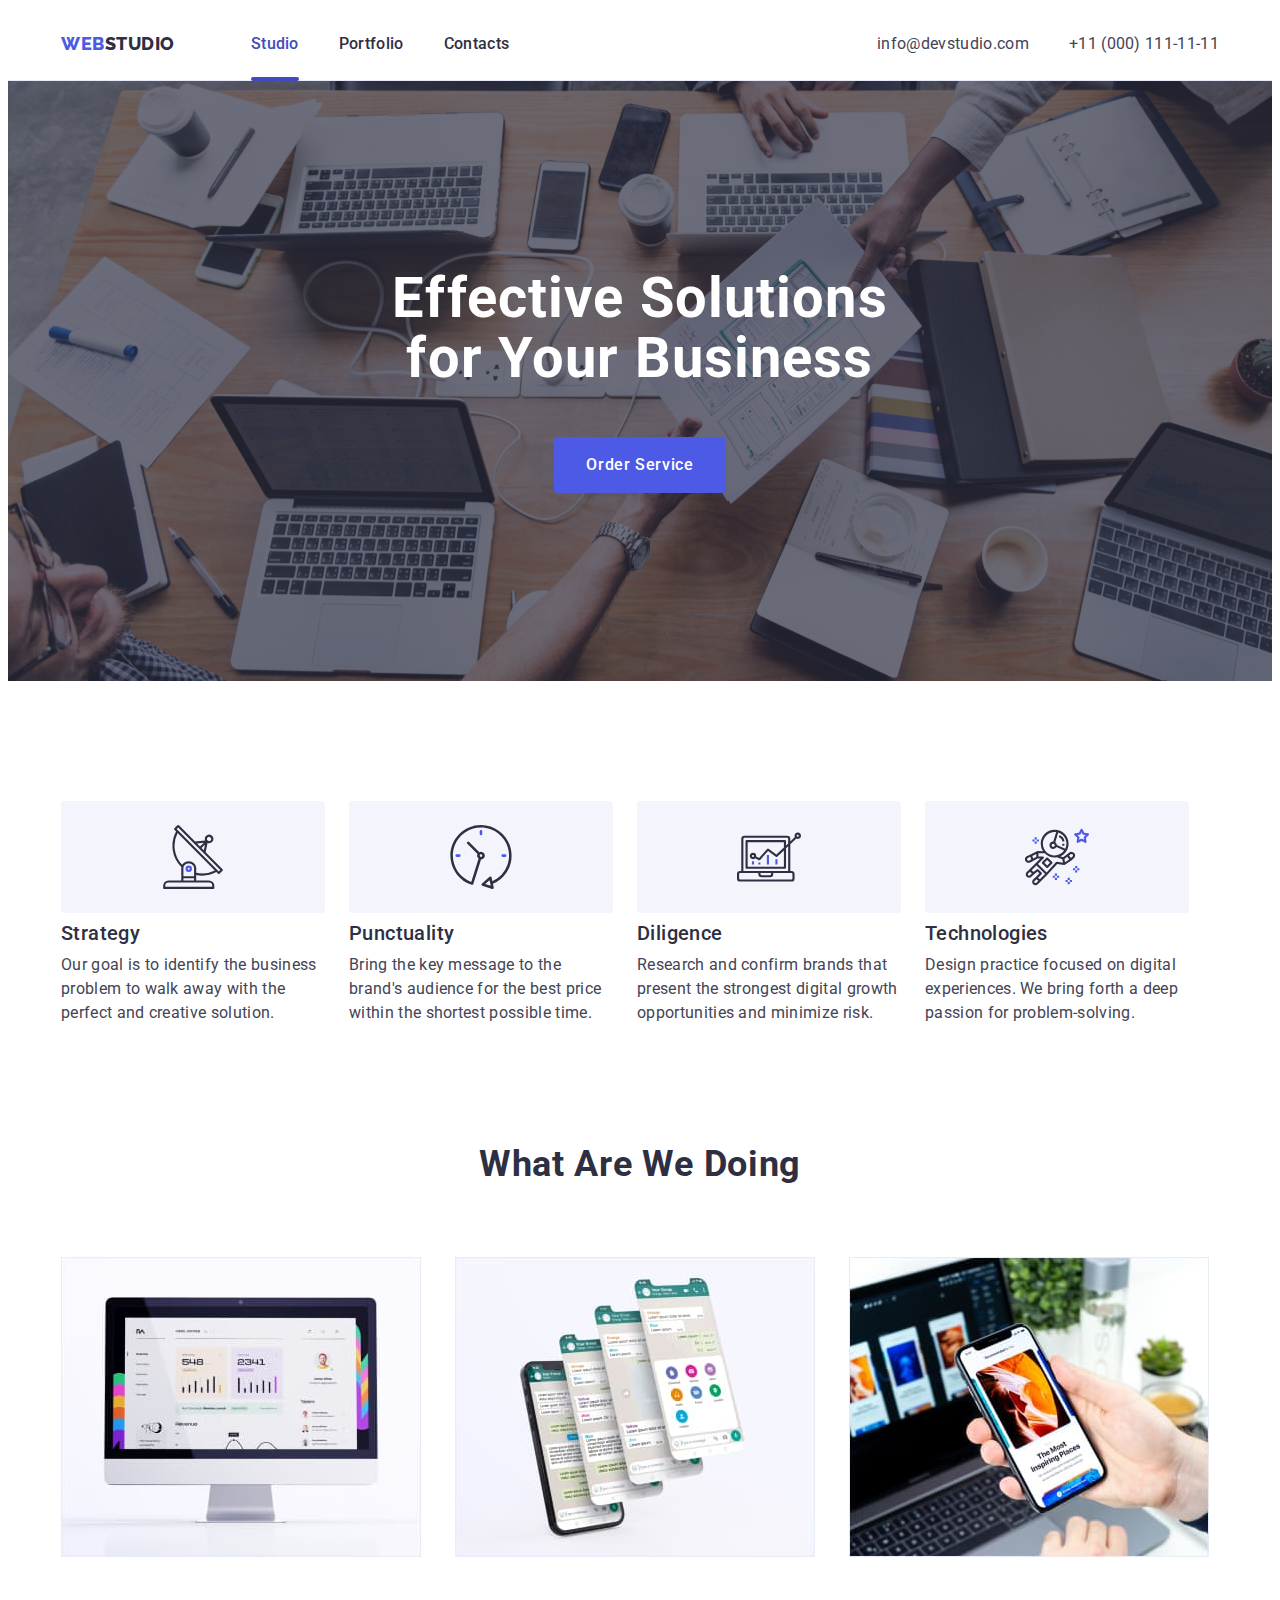
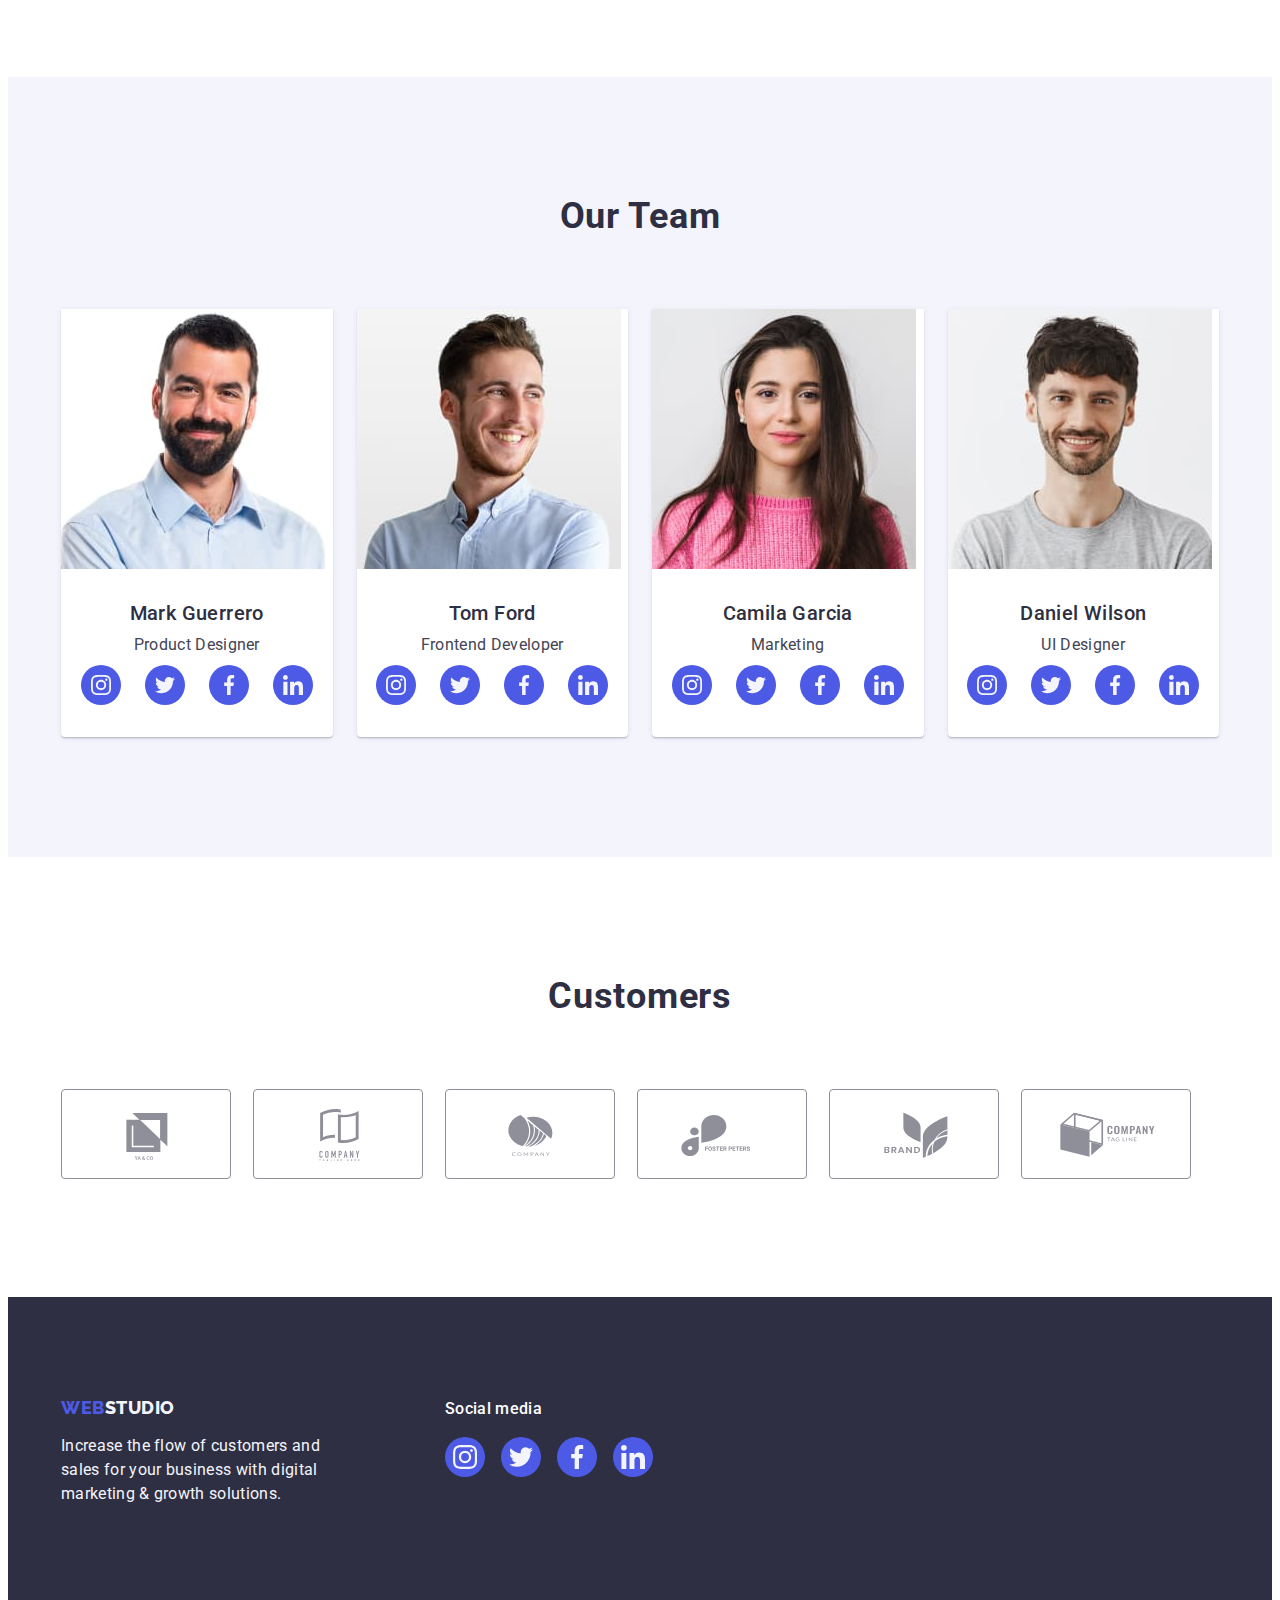
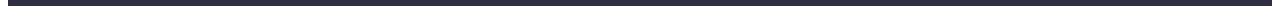
<file: index.html>
<!DOCTYPE html>
<html lang="en">
<head>
    <meta charset="UTF-8">
    <meta http-equiv="X-UA-Compatible" content="IE=edge">
    <meta name="viewport" content="width=device-width, initial-scale=1.0">
    <title>Main Page</title>
    <link rel="preconnect" href="https://fonts.googleapis.com">
    <link rel="preconnect" href="https://fonts.gstatic.com" crossorigin>
    <link href="https://fonts.googleapis.com/css2?family=Raleway:wght@800&family=Roboto:wght@400;500;700&display=swap" rel="stylesheet">
    <link rel="stylesheet" href="https://cdnjs.cloudflare.com/ajax/libs/modern-normalize/1.1.0/modern-normalize.min.css" integrity="sha512-wpPYUAdjBVSE4KJnH1VR1HeZfpl1ub8YT/NKx4PuQ5NmX2tKuGu6U/JRp5y+Y8XG2tV+wKQpNHVUX03MfMFn9Q==" crossorigin="anonymous" referrerpolicy="no-referrer" />
    <link rel="stylesheet" href="./css/styles.css" />
</head>
<body>
    <!-- HEADER -->
    <header class="page-header">
        <div class="page-header-container container">
            <nav class="page-nav">
                <a class="header-logotype logotype link" href="./index.html">Web<span class="logotype-second-color-dark">Studio</span></a>
                <ul class="menu list">
                    <li class="menu-item"><a class="menu-link link current" href="./index.html">Studio</a></li>
                    <li class="menu-item"><a class="menu-link link" href="./portfolio.html">Portfolio</a></li>
                    <li class="menu-item"><a class="menu-link link" href="">Contacts</a></li>
                </ul>
            </nav>
            <address class="address">
                <ul class="contact-address list">
                    <li class="contact-item"><a class="contact contact-mail link" href="mailto:info@devstudio.com">info@devstudio.com</a></li>
                    <li class="contact-item"><a class="contact link" href="tel:+110001111111">+11 (000) 111-11-11</a></li>
                </ul>
            </address>
        </div>
    </header>
    <main>
        <!-- HERO -->
        <section class="hero">
            <div class="container">
                <h1 class="hero-title">Effective Solutions for Your Business</h1>
                <button class="hero-modal-btn modal-btn" type="button" data-modal-open>Order Service</button>
            </div>
        </section>
        <!-- ADVANTAGES -->
        <section class="advantages">
            <div class="container">
                <h2 class="advantages-headline visually-hidden">Examples of solutions</h2>
                <ul class="advantages-list list">
                    <li class="advantages-item">
                        <div class="adventages-icon-container">
                            <svg class="adventages-icon" width="64" height="64">
                                <use href="./images/icons.svg#antenna"></use>
                            </svg>
                        </div>
                        <h3 class="advantages-title title">Strategy</h3>
                        <p class="advantages-description description">Our goal is to identify the business
                            problem to walk away with the perfect and creative solution. </p>
                    </li>
                    <li class="advantages-item">
                        <div class="adventages-icon-container">
                            <svg class="adventages-icon" width="64" height="64">
                                <use href="./images/icons.svg#clock"></use>
                            </svg>
                        </div>
                        <h3 class="advantages-title title">Punctuality</h3>
                        <p class="advantages-description description">Bring the key message to the brand's audience for the best price within the shortest possible time.</p>
                    </li>
                    <li class="advantages-item">
                        <div class="adventages-icon-container">
                            <svg class="adventages-icon" width="64" height="64">
                                <use href="./images/icons.svg#diagram"></use>
                            </svg>
                        </div>
                        <h3 class="advantages-title title">Diligence</h3>
                        <p class="advantages-description description">Research and confirm brands that present the strongest digital growth opportunities and minimize risk.</p>
                    </li>
                    <li class="advantages-item">
                        <div class="adventages-icon-container">
                            <svg class="adventages-icon" width="64" height="64">
                                <use href="./images/icons.svg#astronaut"></use>
                            </svg>
                        </div>
                        <h3 class="advantages-title title">Technologies</h3>
                        <p class="advantages-description description">Design practice focused on digital experiences. We bring forth a deep passion for problem-solving.</p>
                    </li>
                </ul>
            </div>
        </section>
        <!-- DOING -->
        <section class="doing section">
            <div class="container">
                <h2 class="doing-title headline">What are we doing</h2>
                <ul class="doing-list list">
                    <li class=doing-item><img src="./images/photo1.jpg" alt="laptop" width="360"></li>
                    <li class=doing-item><img src="./images/photo2.jpg" alt="phone" width="360"></li>
                    <li class=doing-item><img src="./images/photo3.jpg" alt="laptop and phone" width="360"></li>
                </ul>
            </div>
        </section>
        <!-- TEAM -->
        <section class="team section">
            <div class="container">
                <h2 class="team-title headline">Our Team</h2>
                <ul class="team-list list">
                    <li class="team-item">
                        <img src="./images/person1.jpg" alt="person" width="264">
                        <div class="team-text-container">
                            <h3 class="team-title title">Mark Guerrero</h3>
                            <p class="team-description description">Product Designer</p>
                            <ul class="social-list list">
                                <li class="social-list-item">
                                    <a href="" class="social-list-link">
                                        <svg class="social-list-icon" width="20" height="20">
                                            <use href="./images/icons.svg#instagram"></use>
                                        </svg>
                                    </a>
                                </li>
                                <li class="social-list-item">
                                    <a href="" class="social-list-link">
                                        <svg class="social-list-icon" width="20" height="20">
                                            <use href="./images/icons.svg#twitter"></use>
                                        </svg>
                                    </a>
                                </li>
                                <li class="social-list-item">
                                    <a href="" class="social-list-link">
                                        <svg class="social-list-icon" width="20" height="20">
                                            <use href="./images/icons.svg#facebook"></use>
                                        </svg>
                                    </a>
                                </li>
                                <li class="social-list-item">
                                    <a href="" class="social-list-link">
                                        <svg class="social-list-icon" width="20" height="20">
                                            <use href="./images/icons.svg#linkedin"></use>
                                        </svg>
                                    </a>
                                </li>
                            </ul>
                        </div>
                    </li>
                    <li class="team-item">
                        <img src="./images/person2.jpg" alt="person" width="264">
                        <div class="team-text-container">
                            <h3 class="team-title title">Tom Ford</h3>
                            <p class="team-description description">Frontend Developer</p>
                            <ul class="social-list list">
                                <li class="social-list-item">
                                    <a href="" class="social-list-link">
                                        <svg class="social-list-icon" width="20" height="20">
                                            <use href="./images/icons.svg#instagram"></use>
                                        </svg>
                                    </a>
                                </li>
                                <li class="social-list-item">
                                    <a href="" class="social-list-link">
                                        <svg class="social-list-icon" width="20" height="20">
                                            <use href="./images/icons.svg#twitter"></use>
                                        </svg>
                                    </a>
                                </li>
                                <li class="social-list-item">
                                    <a href="" class="social-list-link">
                                        <svg class="social-list-icon" width="20" height="20">
                                            <use href="./images/icons.svg#facebook"></use>
                                        </svg>
                                    </a>
                                </li>
                                <li class="social-list-item">
                                    <a href="" class="social-list-link">
                                        <svg class="social-list-icon" width="20" height="20">
                                            <use href="./images/icons.svg#linkedin"></use>
                                        </svg>
                                    </a>
                                </li>
                            </ul>
                        </div>
                    </li>
                    <li class="team-item">
                        <img src="./images/person3.jpg" alt="person" width="264">
                        <div class="team-text-container">
                            <h3 class="team-title title">Camila Garcia</h3>
                            <p class="team-description description">Marketing</p>
                            <ul class="social-list list">
                                <li class="social-list-item">
                                    <a href="" class="social-list-link">
                                        <svg class="social-list-icon" width="20" height="20">
                                            <use href="./images/icons.svg#instagram"></use>
                                        </svg>
                                    </a>
                                </li>
                                <li class="social-list-item">
                                    <a href="" class="social-list-link">
                                        <svg class="social-list-icon" width="20" height="20">
                                            <use href="./images/icons.svg#twitter"></use>
                                        </svg>
                                    </a>
                                </li>
                                <li class="social-list-item">
                                    <a href="" class="social-list-link">
                                        <svg class="social-list-icon" width="20" height="20">
                                            <use href="./images/icons.svg#facebook"></use>
                                        </svg>
                                    </a>
                                </li>
                                <li class="social-list-item">
                                    <a href="" class="social-list-link">
                                        <svg class="social-list-icon" width="20" height="20">
                                            <use href="./images/icons.svg#linkedin"></use>
                                        </svg>
                                    </a>
                                </li>
                            </ul>
                        </div>
                    </li>
                    <li class="team-item">
                        <img src="./images/person4.jpg" alt="person" width="264">
                        <div class="team-text-container">
                            <h3 class="team-title title">Daniel Wilson</h3>
                            <p class="team-description description">UI Designer</p>
                            <ul class="social-list list">
                                <li class="social-list-item">
                                    <a href="" class="social-list-link">
                                        <svg class="social-list-icon" width="20" height="20">
                                            <use href="./images/icons.svg#instagram"></use>
                                        </svg>
                                    </a>
                                </li>
                                <li class="social-list-item">
                                    <a href="" class="social-list-link">
                                        <svg class="social-list-icon" width="20" height="20">
                                            <use href="./images/icons.svg#twitter"></use>
                                        </svg>
                                    </a>
                                </li>
                                <li class="social-list-item">
                                    <a href="" class="social-list-link">
                                        <svg class="social-list-icon" width="20" height="20">
                                            <use href="./images/icons.svg#facebook"></use>
                                        </svg>
                                    </a>
                                </li>
                                <li class="social-list-item">
                                    <a href="" class="social-list-link">
                                        <svg class="social-list-icon" width="20" height="20">
                                            <use href="./images/icons.svg#linkedin"></use>
                                        </svg>
                                    </a>
                                </li>
                            </ul>
                        </div>
                    </li>
                </ul>
            </div>
        </section>
        <!-- CUSTOMERS -->
        <section class="customers section">
            <div class="container">
                <h2 class="customers-title headline">Customers</h2>
                <ul class="customers-list list">
                    <li class="customers-item">
                        <a href="" class="customers-link">
                            <svg class="customers-icon" width="104" height="56">
                                <use href="./images/icons.svg#yaco"></use>
                            </svg>
                        </a>
                    </li>
                    <li class="customers-item">
                        <a href="" class="customers-link">
                            <svg class="customers-icon" width="104" height="56">
                                <use href="./images/icons.svg#tagline"></use>
                            </svg>
                        </a>
                    </li>
                    <li class="customers-item">
                        <a href="" class="customers-link">
                            <svg class="customers-icon" width="104" height="56">
                                <use href="./images/icons.svg#company"></use>
                            </svg>
                        </a>
                    </li>
                    <li class="customers-item">
                        <a href="" class="customers-link">
                            <svg class="customers-icon" width="104" height="56">
                                <use href="./images/icons.svg#foster"></use>
                            </svg>
                        </a>
                    </li>
                    <li class="customers-item">
                        <a href="" class="customers-link">
                            <svg class="customers-icon" width="104" height="56">
                                <use href="./images/icons.svg#brand"></use>
                            </svg>
                        </a>
                    </li>
                    <li class="customers-item">
                        <a href="" class="customers-link">
                            <svg class="customers-icon" width="104" height="56">
                                <use href="./images/icons.svg#tag"></use>
                            </svg>
                        </a>
                    </li>
                </ul>
            </div>
        </section>
    </main>
    <!-- FOOTER -->
    <footer class="footer">
        <div class="footer-container container">
            <div class="footer-main-container">
                <a class="footer-logotype logotype link" href="./index.html">Web<span class="logotype-second-color-light">Studio</span></a>
                <p class="footer-description">Increase the flow of customers and sales for your business with digital marketing & growth solutions.</p>
            </div>
            <div class="footer-link-container">
            <h2 class="footer-title">Social media</h2>
            <ul class="footer-list list">
                <li class="footer-item">
                    <a href="" class="footer-link">
                        <svg class="footer-icon" width="24" height="24">
                            <use href="./images/icons.svg#instagram"></use>
                        </svg>
                    </a>
                </li>
                <li class="footer-item">
                    <a href="" class="footer-link">
                        <svg class="footer-icon" width="24" height="24">
                            <use href="./images/icons.svg#twitter"></use>
                        </svg>
                    </a>
                </li>
                <li class="footer-item">
                    <a href="" class="footer-link">
                        <svg class="footer-icon" width="24" height="24">
                            <use href="./images/icons.svg#facebook"></use>
                        </svg>
                    </a>
                </li>
                <li class="footer-item">
                    <a href="" class="footer-link">
                        <svg class="footer-icon" width="24" height="24">
                            <use href="./images/icons.svg#linkedin"></use>
                        </svg>
                    </a>
                </li>
            </ul>
        </div>
        </div>
    </footer>
    <div class="backdrop is-hidden" data-modal>
        <div class="modal">
            <button class="modal-close-btn" type="button" data-modal-close>
                <svg class="modal-close-btn-icon" width="8" height="8">
                    <use href="./images/icons.svg#close-btn"></use>
                </svg>
            </button>
        </div>
    </div>
    <script src="./js/modal.js"></script>
</body>
</html>
</file>
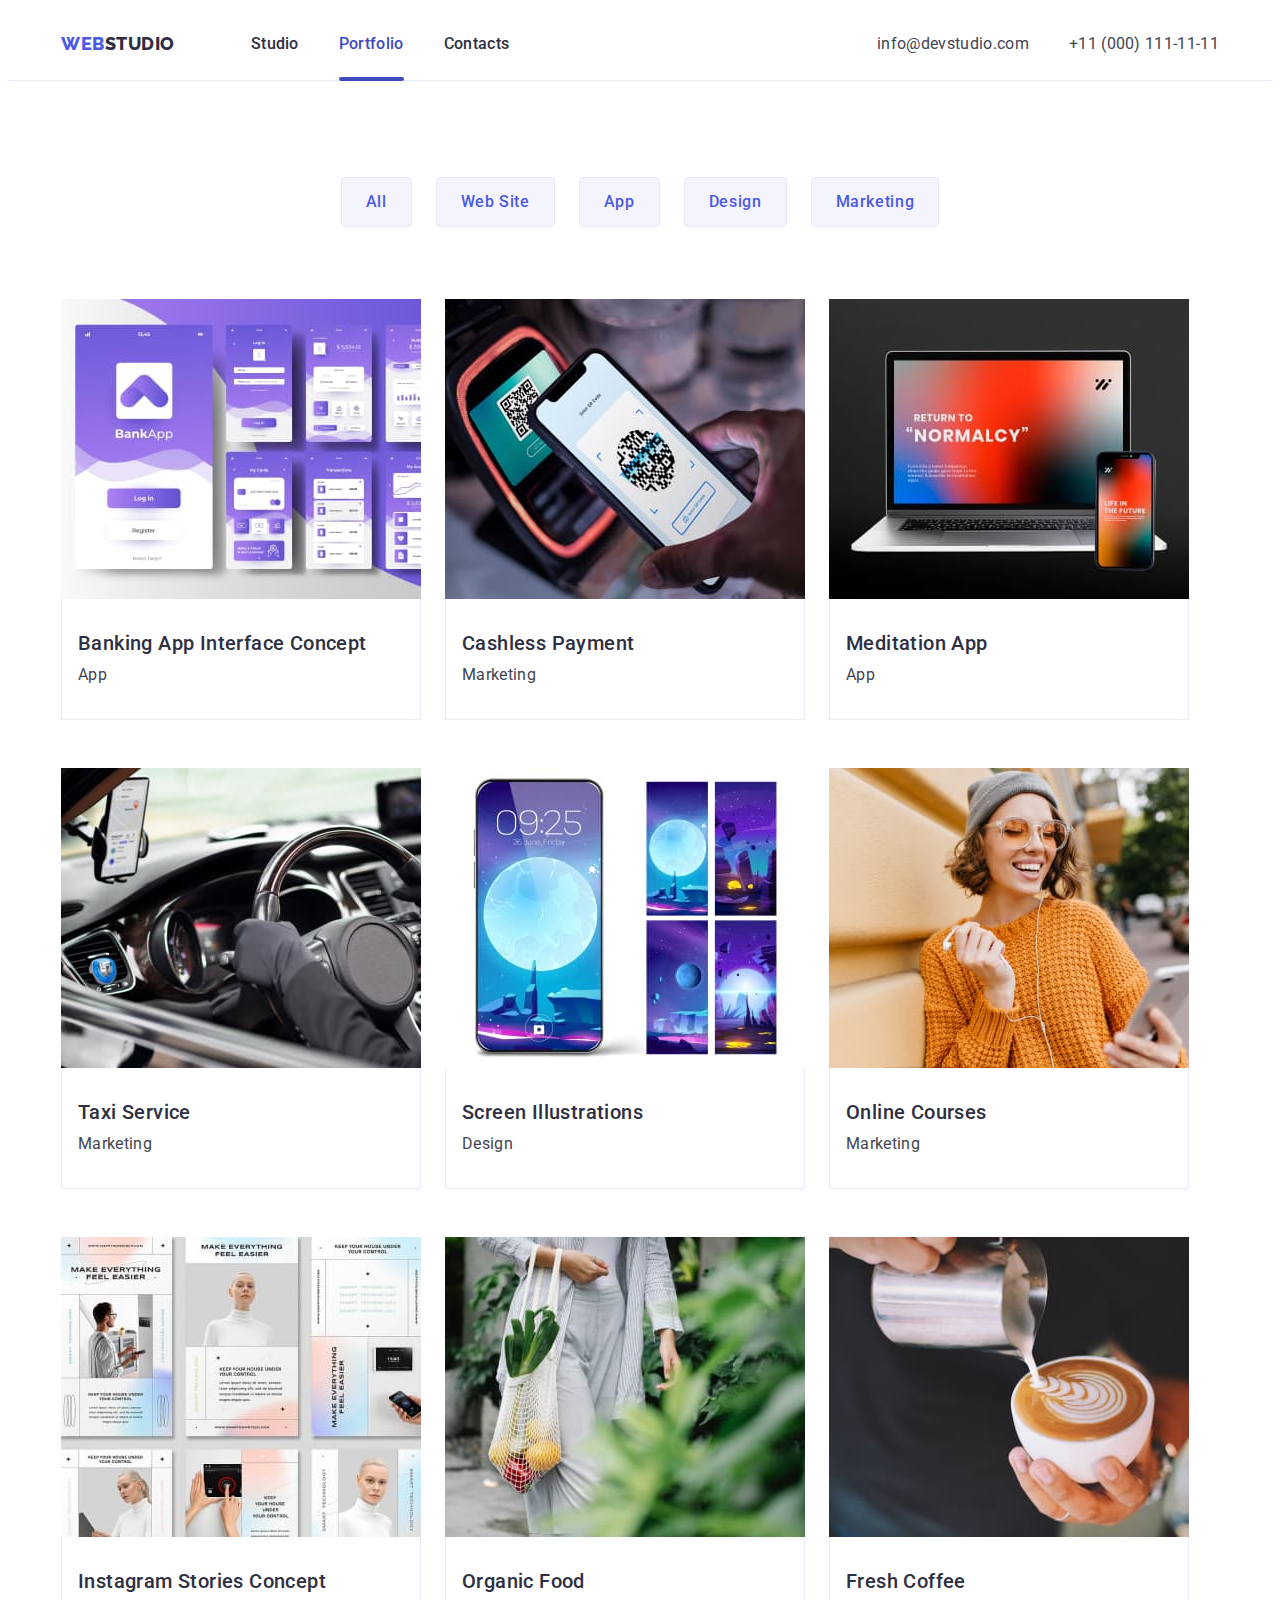
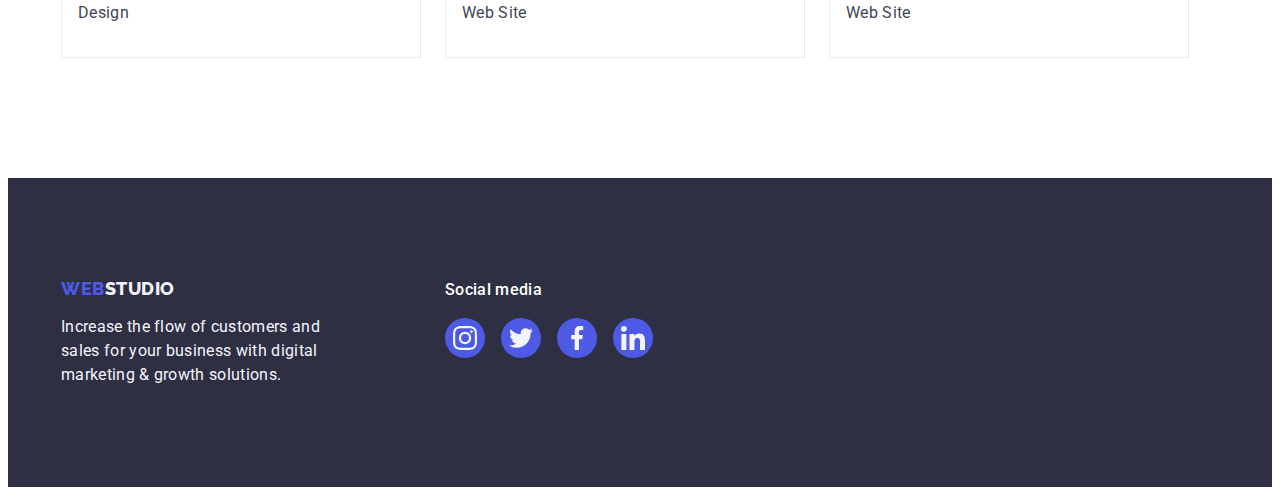
<file: portfolio.html>
<!DOCTYPE html>
<html lang="en">
<head>
    <meta charset="UTF-8">
    <meta http-equiv="X-UA-Compatible" content="IE=edge">
    <meta name="viewport" content="width=device-width, initial-scale=1.0">
    <title>Portfolio</title>
    <link rel="preconnect" href="https://fonts.googleapis.com">
    <link rel="preconnect" href="https://fonts.gstatic.com" crossorigin>
    <link href="https://fonts.googleapis.com/css2?family=Raleway:wght@800&family=Roboto:wght@400;500;700&display=swap" rel="stylesheet">
    <link rel="stylesheet" href="https://cdnjs.cloudflare.com/ajax/libs/modern-normalize/1.1.0/modern-normalize.min.css" integrity="sha512-wpPYUAdjBVSE4KJnH1VR1HeZfpl1ub8YT/NKx4PuQ5NmX2tKuGu6U/JRp5y+Y8XG2tV+wKQpNHVUX03MfMFn9Q==" crossorigin="anonymous" referrerpolicy="no-referrer" />
    <link rel="stylesheet" href="./css/styles.css" />
</head>
<body>
    <!-- HEADER -->
    <header class="page-header">
        <div class="page-header-container container">
            <nav class="page-nav">
                <a class="header-logotype logotype link" href="./index.html">Web<span class="logotype-second-color-dark">Studio</span></a>
                <ul class="menu list">
                    <li class="menu-item"><a class="menu-link link" href="./index.html">Studio</a></li>
                    <li class="menu-item"><a class="menu-link link current" href="./portfolio.html">Portfolio</a></li>
                    <li class="menu-item"><a class="menu-link link" href="">Contacts</a></li>
                </ul>
            </nav>
            <address class="address">
                <ul class="contact-address list">
                    <li class="contact-item"><a class="contact contact-mail link" href="mailto:info@devstudio.com">info@devstudio.com</a></li>
                    <li class="contact-item"><a class="contact link" href="tel:+110001111111">+11 (000) 111-11-11</a></li>
                </ul>
            </address>
        </div>
    </header>
    <main>
        <!-- FUNCTIONAL -->
        <section class="functional">
            <div class="container">
                <h1 class="visually-hidden">Site navigation</h1>
                    <ul class="functional-buttons-list list">
                        <li class="functional-buttons-item"><button class="functional-modal-btn modal-btn" type="button">All</button></li>
                        <li class="functional-buttons-item"><button class="functional-modal-btn modal-btn" type="button">Web Site</button></li>
                        <li class="functional-buttons-item"><button class="functional-modal-btn modal-btn" type="button">App</button></li>
                        <li class="functional-buttons-item"><button class="functional-modal-btn modal-btn" type="button">Design</button></li>
                        <li class="functional-buttons-item"><button class="functional-modal-btn modal-btn" type="button">Marketing</button></li>
                    </ul>
                    <ul class="functional-list list">
                        <li class="functional-item">
                            <a class="functional-link link" href="">
                                <div class="functional-list-img-wrapper">
                                    <img src="./images/portfolio_p1.jpg" alt="Banking App Interface Concept" width="360">
                                    <p class="overlay description">14 Stylish and User-Friendly App Design Concepts · Task Manager App · Calorie Tracker App · Exotic Fruit Ecommerce App · Cloud Storage App</p>
                                </div>
                            <div class="functional-text-container">
                                <h2 class="functional-title title">Banking App Interface Concept</h2>
                                <p class="functional-description description">App</p>
                            </div></a>
                        </li>
                        <li class="functional-item">
                            <a class="functional-link link" href="">
                                <div class="functional-list-img-wrapper">
                                    <img src="./images/portfolio_p2.jpg" alt="Cashless Payment" width="360">
                                    <p class="overlay description">14 Stylish and User-Friendly App Design Concepts · Task Manager App · Calorie Tracker App · Exotic Fruit Ecommerce App · Cloud Storage App</p>
                                </div>
                            <div class="functional-text-container">
                                <h2 class="functional-title title">Cashless Payment</h2>
                                <p class="functional-description description">Marketing</p>
                            </div></a>
                        </li>
                        <li class="functional-item">
                            <a class="functional-link link" href="">
                                <div class="functional-list-img-wrapper">
                                    <img src="./images/portfolio_p3.jpg" alt="Meditation App" width="360">
                                    <p class="overlay description">14 Stylish and User-Friendly App Design Concepts · Task Manager App · Calorie Tracker App · Exotic Fruit Ecommerce App · Cloud Storage App</p>
                                </div>
                            <div class="functional-text-container">
                                <h2 class="functional-title title">Meditation App</h2>
                                <p class="functional-description description">App</p>
                            </div></a>
                        </li>
                        <li class="functional-item">
                            <a class="functional-link link" href="">
                                <div class="functional-list-img-wrapper">
                                    <img src="./images/portfolio_p4.jpg" alt="Taxi Service" width="360">
                                    <p class="overlay description">14 Stylish and User-Friendly App Design Concepts · Task Manager App · Calorie Tracker App · Exotic Fruit Ecommerce App · Cloud Storage App</p>
                                </div>
                            <div class="functional-text-container">
                                <h2 class="functional-title title">Taxi Service</h2>
                                <p class="functional-description description">Marketing</p>
                            </div></a>
                        </li>
                        <li class="functional-item">
                            <a class="functional-link link" href="">
                                <div class="functional-list-img-wrapper">
                                    <img src="./images/portfolio_p5.jpg" alt="Screen Illustrations" width="360">
                                    <p class="overlay description">14 Stylish and User-Friendly App Design Concepts · Task Manager App · Calorie Tracker App · Exotic Fruit Ecommerce App · Cloud Storage App</p>
                                </div>
                            <div class="functional-text-container">
                                <h2 class="functional-title title">Screen Illustrations</h2>
                                <p class="functional-description description">Design</p>
                            </div></a>
                        </li>
                        <li class="functional-item">
                            <a class="functional-link link" href="">
                                <div class="functional-list-img-wrapper">
                                    <img src="./images/portfolio_p6.jpg" alt="Online Courses" width="360">
                                    <p class="overlay description">14 Stylish and User-Friendly App Design Concepts · Task Manager App · Calorie Tracker App · Exotic Fruit Ecommerce App · Cloud Storage App</p>
                                </div>
                            <div class="functional-text-container">
                                <h2 class="functional-title title">Online Courses</h2>
                                <p class="functional-description description">Marketing</p>
                            </div></a>
                        </li>
                        <li class="functional-item">
                            <a class="functional-link link" href="">
                                <div class="functional-list-img-wrapper">
                                    <img src="./images/portfolio_p7.jpg" alt="Instagram Stories Concept" width="360">
                                    <p class="overlay description">14 Stylish and User-Friendly App Design Concepts · Task Manager App · Calorie Tracker App · Exotic Fruit Ecommerce App · Cloud Storage App</p>
                                </div>
                            <div class="functional-text-container">
                                <h2 class="functional-title title">Instagram Stories Concept</h2>
                                <p class="functional-description description">Design</p>
                            </div></a>
                        </li>
                        <li class="functional-item">
                            <a class="functional-link link" href="">
                                <div class="functional-list-img-wrapper">
                                    <img src="./images/portfolio_p8.jpg" alt="Organic Food" width="360">
                                    <p class="overlay description">14 Stylish and User-Friendly App Design Concepts · Task Manager App · Calorie Tracker App · Exotic Fruit Ecommerce App · Cloud Storage App</p>
                                </div>
                            <div class="functional-text-container">
                                <h2 class="functional-title title">Organic Food</h2>
                                <p class="functional-description description">Web Site</p>
                            </div></a>
                        </li>
                        <li class="functional-item">
                            <a class="functional-link link" href="">
                                <div class="functional-list-img-wrapper">
                                    <img src="./images/portfolio_p9.jpg" alt="Fresh Coffee" width="360">
                                    <p class="overlay description">14 Stylish and User-Friendly App Design Concepts · Task Manager App · Calorie Tracker App · Exotic Fruit Ecommerce App · Cloud Storage App</p>
                                </div>
                            <div class="functional-text-container">
                                <h2 class="functional-title title">Fresh Coffee</h2>
                                <p class="functional-description description">Web Site</p>
                            </div></a>
                        </li>
                    </ul>
            </div>
        </section>
    </main>
    <!-- FOOTER -->
    <footer class="footer">
        <div class="footer-container container">
            <div class="footer-main-container">
                <a class="footer-logotype logotype link" href="./index.html">Web<span class="logotype-second-color-light">Studio</span></a>
                <p class="footer-description">Increase the flow of customers and sales for your business with digital marketing & growth solutions.</p>
            </div>
            <div class="footer-link-container">
            <h2 class="footer-title">Social media</h2>
            <ul class="footer-list list">
                <li class="footer-item">
                    <a href="" class="footer-link">
                        <svg class="footer-icon" width="24" height="24">
                            <use href="./images/icons.svg#instagram"></use>
                        </svg>
                    </a>
                </li>
                <li class="footer-item">
                    <a href="" class="footer-link">
                        <svg class="footer-icon" width="24" height="24">
                            <use href="./images/icons.svg#twitter"></use>
                        </svg>
                    </a>
                </li>
                <li class="footer-item">
                    <a href="" class="footer-link">
                        <svg class="footer-icon" width="24" height="24">
                            <use href="./images/icons.svg#facebook"></use>
                        </svg>
                    </a>
                </li>
                <li class="footer-item">
                    <a href="" class="footer-link">
                        <svg class="footer-icon" width="24" height="24">
                            <use href="./images/icons.svg#linkedin"></use>
                        </svg>
                    </a>
                </li>
            </ul>
        </div>
        </div>
    </footer>
</body>
</html>
</file>
<file: css/styles.css>
:root {
--accent-color: #404BBF;
--main-text-color: #434455;
--second-text-color: #2E2F42;
--dark-bg-color: #2E2F42;
--light-color: #F4F4FD;
--white-color: #FFFFFF;
--light-blue-color: #4D5AE5;
--border: 1px solid #E7E9FC;
--medium-font-weight: 500;
--smollest-font-size: 16px;
--main-line-height: 1.5;
--main-letter-spacing: 0.02em;
--main-gap: 24px;
--transition-dur-and-func: 250ms cubic-bezier(0.4, 0, 0.2, 1);
}

p, h1, h2, h3, h4, h5, h6 {
margin-top: 0;
margin-bottom: 0;
}

ul, ol {
margin-top: 0;
margin-bottom: 0;
padding-left: 0;
}

button {
cursor: pointer;
}

address {
font-style: normal;
}

img {
display: block;
max-width: 100%;
height: auto;
}

.visually-hidden {
position: absolute;
width: 1px;
height: 1px;
margin: -1px;
border: 0;
padding: 0;
white-space: nowrap;
clip-path: inset(100%);
clip: rect(0 0 0 0);
overflow: hidden;
}

.list {
list-style: none;
}

.link {
text-decoration: none;
}

.section {
padding-top: 120px;
padding-bottom: 120px;
}

.container {
width: 1158px;
margin-left: auto;
margin-right: auto;
padding-left: 15px;
padding-right: 15px;
}

/* ================= COMPONENTS ================*/
body {
font-family: 'Roboto', sans-serif;
color: var(--main-text-color);
background-color: var(--white-color);
}

.modal-btn {
font-family: inherit;
font-weight: var(--medium-font-weight);
font-size: var(--smollest-font-size);
line-height: var(--main-line-height);
letter-spacing: 0.04em;
border: none;
border-radius: 4px;
}

.headline {
font-size: 36px;
line-height: 1.11;
letter-spacing: var(--main-letter-spacing);
text-transform: capitalize;
text-align: center;
color: var(--second-text-color);
margin-bottom: 72px;
}

.title {
font-weight: var(--medium-font-weight);
font-size: 20px;
line-height: 1.2;
letter-spacing: var(--main-letter-spacing);
color: var(--second-text-color);
}

.description {
font-size: var(--smollest-font-size);
line-height: var(--main-line-height);
letter-spacing: var(--main-letter-spacing);
}

/* ================= /COMPONENTS ================*/

/* ================= HEADER ================*/
.page-header {
padding-top: 24px;
padding-bottom: 24px;
border-bottom: var(--border);
}

.page-header-container {
display: flex;
align-items: center;
justify-content: space-between;
}

.page-nav {
display: flex;
align-items: center;
}

.menu {
display: flex;
align-items: center;
}

.contact-address {
display: flex;
align-items: center;
}

.header-logotype {
margin-right: 76px;
}

.menu-item:not(:last-child) {
margin-right: 40px;
}

.contact-mail {
margin-right: 40px;
}

.logotype {
font-family: 'Raleway', sans-serif;
font-weight: 800;
font-size: 18px;
line-height: 1.17;
letter-spacing: 0.03em;
text-transform: uppercase;
color: var(--light-blue-color);
}

.logotype-second-color-dark {
color: var(--second-text-color);
}

.menu-link {
font-weight: var(--medium-font-weight);
font-size: var(--smollest-font-size);
line-height: var(--main-line-height);
letter-spacing: var(--main-letter-spacing);
color: var(--second-text-color);
transition: color var(--transition-dur-and-func);
}

.menu-link:hover,
.menu-link:focus {
color: var(--accent-color);
}

.current {
position: relative;
color: var(--accent-color);
}

.current::after {
display: block;
content: '';
width: 100%;
height: 4px;
background-color: var(--accent-color);
border-radius: 2px;
position: absolute;
left: 0;
margin-top: 21px;
}

.contact {
font-size: var(--smollest-font-size);
line-height: var(--main-line-height);
letter-spacing: var(--main-letter-spacing);
color: var(--main-text-color);
transition: color var(--transition-dur-and-func);
}

.contact:hover,
.contact:focus {
color: var(--accent-color);
}

/* ================= /HEADER ================*/

/* ================= HERO ================*/
.hero {
background-color: var(--dark-bg-color);
padding-top: 188px;
padding-bottom: 188px;
text-align: center;
max-width: 1440px;
margin: 0 auto;
background-image: linear-gradient(rgba(46, 47, 66, 0.7), rgba(46, 47, 66, 0.7)), url(../images/hero/people-office.jpg);
background-size: cover;
}

.hero-title {
width: 496px;
margin-left: auto;
margin-right: auto;
margin-bottom: 48px;
font-size: 56px;
line-height: 1.07;
letter-spacing: var(--main-letter-spacing);
color: var(--white-color);
}

.hero-modal-btn {
padding: 16px 32px;
background: var(--light-blue-color);
color: var(--white-color);
transition: background-color var(--transition-dur-and-func);
}

.hero-modal-btn:hover,
.hero-modal-btn:focus {
background-color: var(--accent-color);
}

/* ================= /HERO ================*/

/* ================= ADVANTAGES ================*/

.advantages {
padding-top: 120px;
}

.advantages-list {
display: flex;
flex-wrap: wrap;
gap: var(--main-gap);
}

.advantages-item {
flex-basis: calc((100% - 3 * 24px) / 4);
max-width: 264px;
}

.adventages-icon-container {
display: flex;
justify-content: center;
align-items: center;
height: 112px;
background-color: var(--light-color);
border-radius: 4px;
margin-bottom: 8px;
}

.advantages-title {
margin-bottom: 8px;
}

/* ================= /ADVANTAGES ================*/

/* ================= DOING ================*/

.doing-list {
display: flex;
flex-wrap: wrap;
gap: var(--main-gap);
}

.doing-item {
flex-basis: calc((100% - 48px) / 3);
}

/* ================= /DOING ================*/

/* ================= TEAM ================*/

.team {
background-color: var(--light-color);
}

.team-list {
display: flex;
flex-wrap: wrap;
gap: var(--main-gap);
}

.team-item {
background-color: var(--white-color);
flex-basis: calc((100% - 72px) / 4);
box-shadow: 0px 1px 6px rgba(46, 47, 66, 0.08), 0px 1px 1px rgba(46, 47, 66, 0.16), 0px 2px 1px rgba(46, 47, 66, 0.08);
border-radius: 0px 0px 4px 4px;
width: 264px;
}

.team-text-container {
padding: 32px 16px;
display: flex;
flex-direction: column;
align-items: center;
gap: 8px;
}

.social-list {
display: flex;
gap: 24px;
}

.social-list-item {
width: 40px;
height: 40px;
}

.social-list-link {
display: flex;
justify-content: center;
align-items: center;
width: 100%;
height: 100%;
border-radius: 50%;
background-color: var(--light-blue-color);
transition: background-color var(--transition-dur-and-func);
}

.social-list-link:hover,
.social-list-link:focus {
background-color: var(--accent-color);
}

.social-list-icon {
fill: var(--light-color);
}

/* ================= /TEAM ================*/

/* ================= /CUSTOMERS ================*/

.customers-list {
display: flex;
gap: 24px;
}

.customers-item {
width: 168px;
height: 88px;
}

.customers-link {
display: flex;
justify-content: center;
align-items: center;
width: 100%;
height: 100%;
border: 1px solid #8E8F99;
border-radius: 4px;
transition: border var(--transition-dur-and-func);
}

.customers-link:hover,
.customers-link:focus {
border: 1px solid var(--accent-color);
}

.customers-icon {
fill: #8E8F99;
transition: fill var(--transition-dur-and-func)
}

.customers-link:hover .customers-icon,
.customers-link:focus .customers-icon {
fill: var(--accent-color);
}

/* ================= /CUSTOMERS ================*/



/* ======== PORTFOLIO =======*/

/* ====== FUNCTIONAL =====*/

.functional {
padding-top: 96px;
padding-bottom: 120px;
}

.functional-buttons-list {
margin-bottom: 72px;
display: flex;
justify-content: center;
gap: var(--main-gap);
}

.functional-modal-btn {
background: var(--light-color);
color: var(--light-blue-color);
padding: 12px 24px;
border: var(--border);
transition: border-color var(--transition-dur-and-func), color var(--transition-dur-and-func), background-color var(--transition-dur-and-func), box-shadow var(--transition-dur-and-func);
}

.functional-modal-btn:hover,
.functional-modal-btn:focus {
border-color: var(--accent-color);
color: var(--white-color);
background-color: var(--accent-color);
box-shadow: 0px 3px 1px rgba(0, 0, 0, 0.1), 0px 2px 1px rgba(0, 0, 0, 0.08), 0px 2px 2px rgba(0, 0, 0, 0.12);
}

.functional-list {
display: flex;
flex-wrap: wrap;
gap: 48px var(--main-gap);
}

.functional-list-img-wrapper {
position: relative;
overflow: hidden;
}

.overlay {
position: absolute;
left: 0;
top: 0;
width: 100%;
height: 100%;
overflow: auto;
transform: translate(0, 100%);
transition: transform var(--transition-dur-and-func);

color: var(--light-color);
padding: 40px 32px 0;
background-color: var(--light-blue-color);
}

.functional-link:hover .overlay,
.functional-link:focus .overlay {
transform: translate(0, 0);
}

.functional-link {
color: var(--main-text-color);
}

.functional-text-container {
padding: 32px 16px;
border: var(--border);
border-top: none;
transition: border var(--transition-dur-and-func);
}

.functional-item {
transition: box-shadow var(--transition-dur-and-func);
}

.functional-item:hover,
.functional-item:focus {
box-shadow: 0px 1px 6px rgba(46, 47, 66, 0.08), 0px 1px 1px rgba(46, 47, 66, 0.16), 0px 2px 1px rgba(46, 47, 66, 0.08);
}

.functional-link:hover .functional-text-container,
.functional-link:focus .functional-text-container {
border: 1px solid var(--light-color);
border-top: none;
}

.functional-title {
margin-bottom: 8px;
}

/* ====== /FUNCTIONAL =====*/

/* ======== /PORTFOLIO =======*/



/* ================= FOOTER ================*/

.footer {
background-color: var(--dark-bg-color);
padding-top: 100px;
padding-bottom: 100px;
}

.footer-container {
display: flex;
gap: 120px;
}

.logotype-second-color-light {
color: var(--light-color);
}

.footer-description {
font-size: var(--smollest-font-size);
line-height: var(--main-line-height);
letter-spacing: var(--main-letter-spacing);
color: var(--light-color);
margin-top: 16px;
width: 264px;
}

.footer-title {
font-weight: var(--medium-font-weight);
font-size: var(--smollest-font-size);
line-height: var(--main-line-height);
letter-spacing: 0.02em;
color: var(--white-color);
margin-bottom: 16px;
}

.footer-list {
display: flex;
gap: 16px;
}

.footer-item {
width: 40px;
height: 40px;
}

.footer-link {
display: flex;
justify-content: center;
align-items: center;
width: 100%;
height: 100%;
border-radius: 50%;
background-color: var(--light-blue-color);
transition: background-color var(--transition-dur-and-func)
}

.footer-link:hover,
.footer-link:focus {
background-color: #31D0AA;
}

.footer-icon {
fill: var(--light-color);
}

/* ================= /FOOTER ================*/

/* ================= MODAL WINDOW ================*/

.backdrop {
position: fixed;
top: 0;
left: 0;
width: 100%;
height: 100%;
background-color: rgba(46, 47, 66, 0.4);
z-index: 100;
transition: opacity var(--transition-dur-and-func), visibility var(--transition-dur-and-func);
}

.backdrop.is-hidden {
opacity: 0;
visibility: hidden;
pointer-events: none;
}

.modal {
width: 408px;
height: 576px;
background-color: #FCFCFC;
position: absolute;
top: 50%;
left: 50%;
transform: translate(-50%, -50%) scale(1);
transition: transform var(--transition-dur-and-func);
box-shadow: 0px 1px 1px rgba(0, 0, 0, 0.14), 0px 1px 3px rgba(0, 0, 0, 0.12), 0px 2px 1px rgba(0, 0, 0, 0.2);
border-radius: 4px;
}

.backdrop.is-hidden .modal {
transform: translate(-50%, -50%) scaleY(0);
}

.modal-close-btn {
position: absolute;
top: 24px;
right: 24px;
display: flex;
justify-content: center;
align-items: center;
width: 24px;
height: 24px;
border-radius: 50%;
background-color: #E7E9FC;
border: 1px solid rgba(0, 0, 0, 0.1);
padding: 0;
transition: border-color var(--transition-dur-and-func), background-color var(--transition-dur-and-func);
}

.modal-close-btn:hover,
.modal-close-btn:focus {
border-color: var(--accent-color);
background-color: var(--accent-color);
}

.modal-close-btn-icon {
transition: fill var(--transition-dur-and-func);
}

.modal-close-btn:hover .modal-close-btn-icon,
.modal-close-btn:focus .modal-close-btn-icon {
fill: var(--white-color);
}

/* ================= /MODAL WINDOW ================*/
</file>
